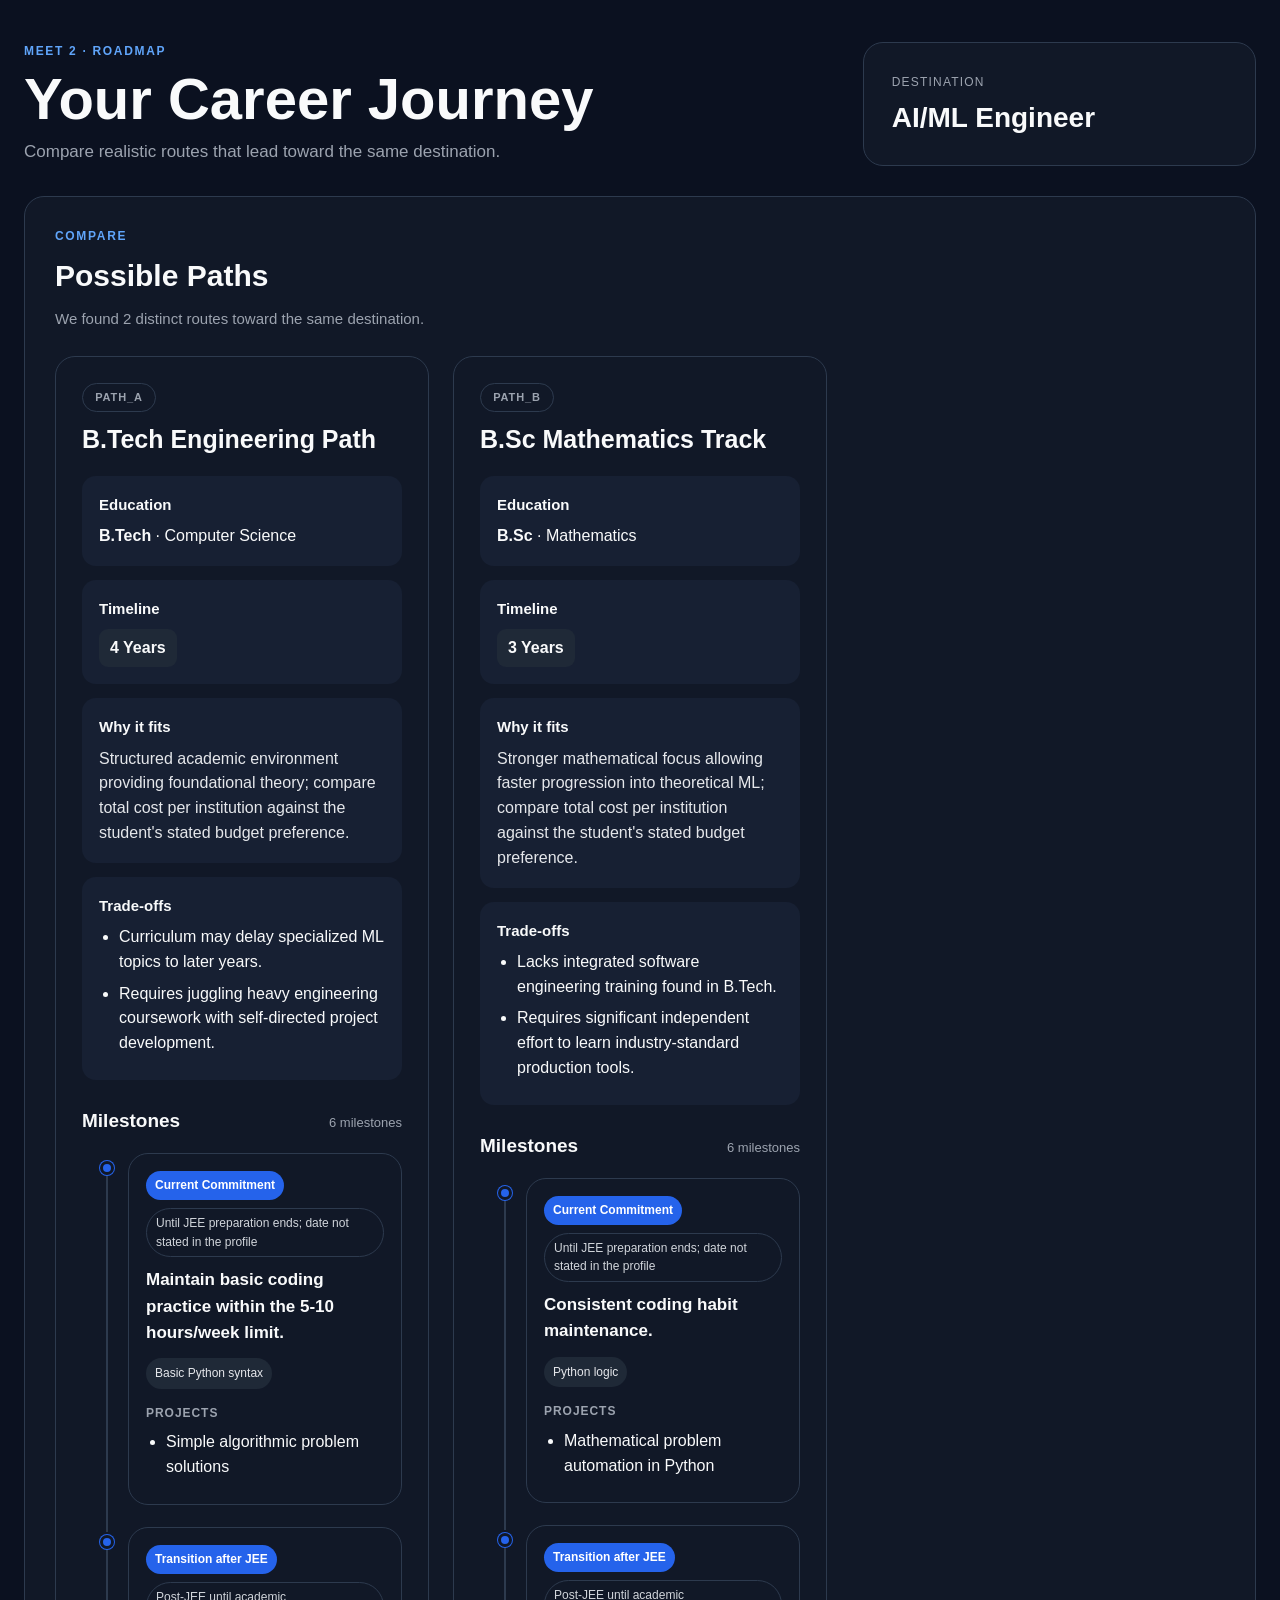
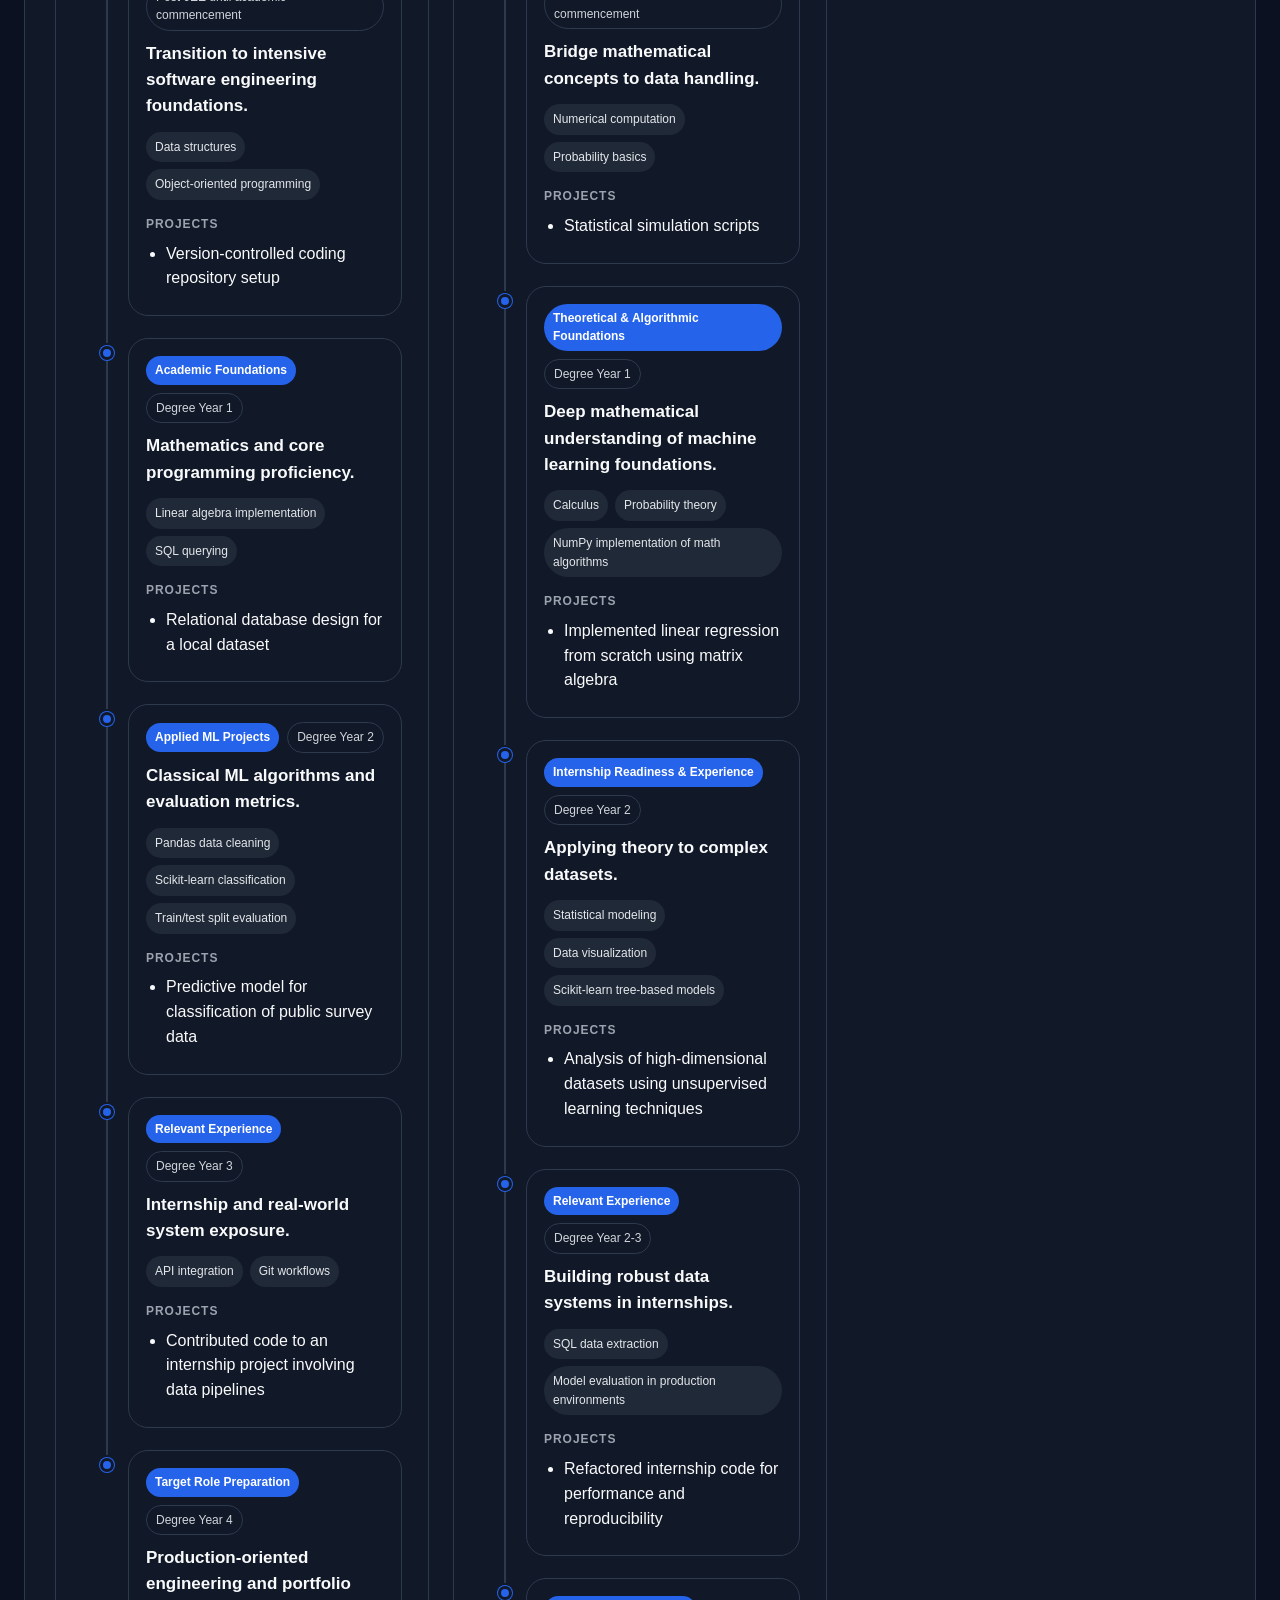
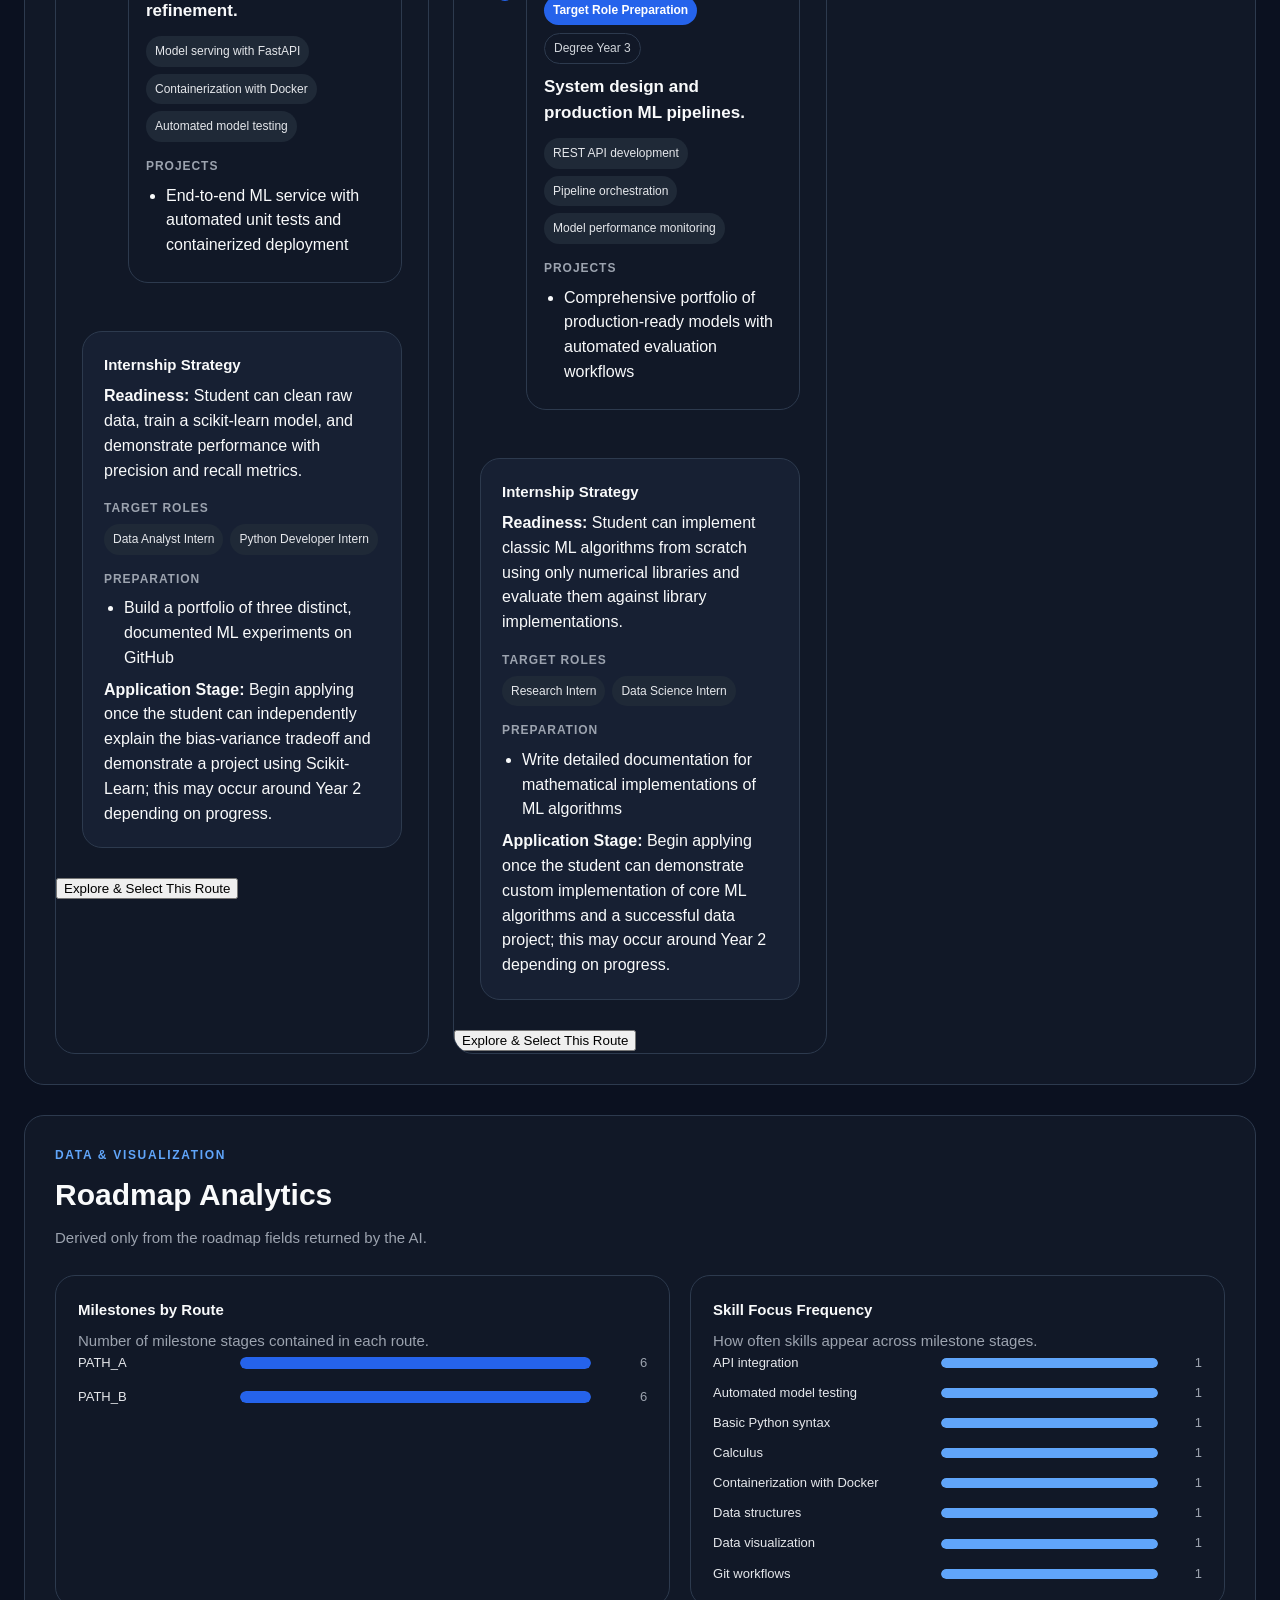
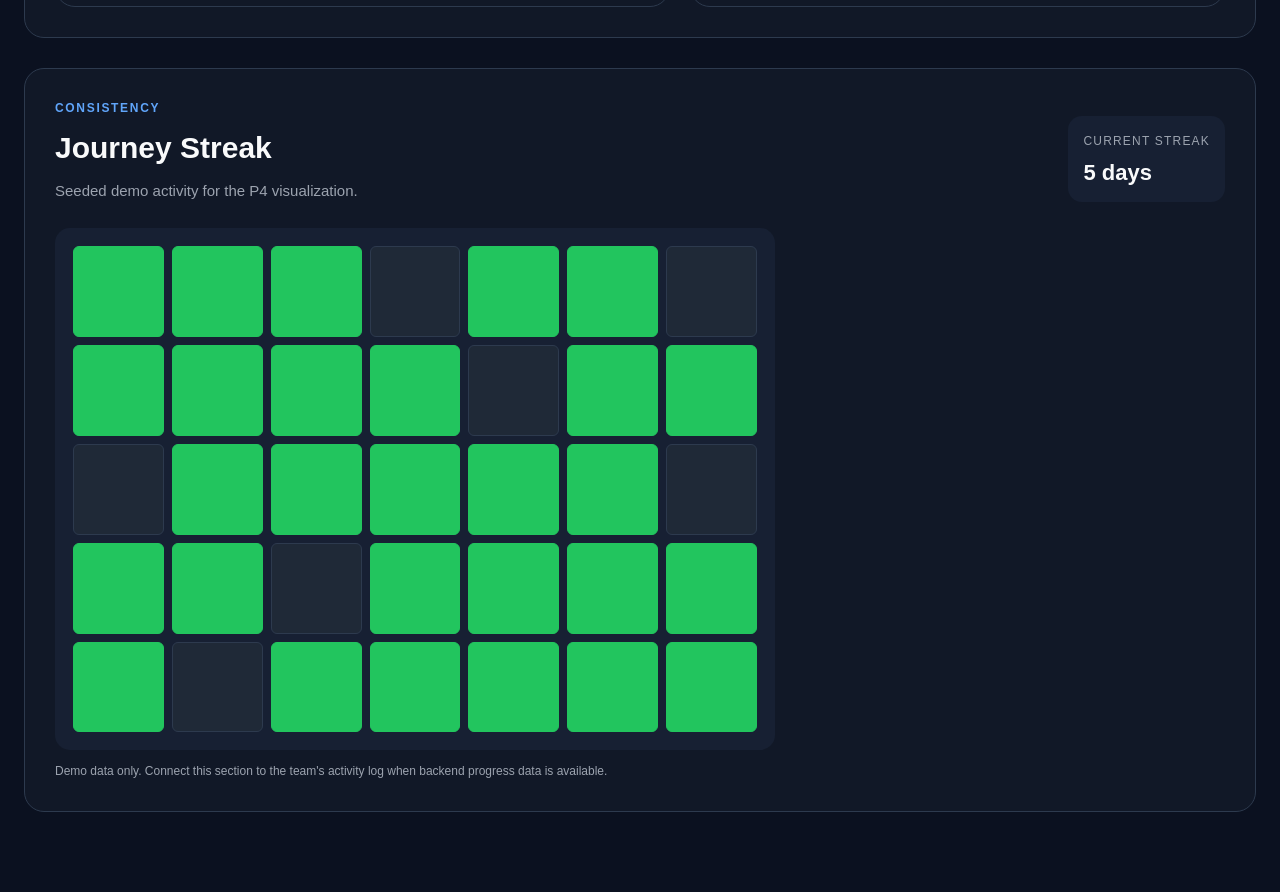
<file: index.html>
<!DOCTYPE html>
<html lang="en">
<head>
    <meta charset="UTF-8">
    <meta name="viewport" content="width=device-width, initial-scale=1.0">
    <title></title>
    <link rel="stylesheet" href="style.css">
</head>
<body>
    <main class="page-shell">
        <header class="hero">
            <div>
                <p class="eyebrow">MEET 2 · ROADMAP</p>
                <h1>Your Career Journey</h1>
                <p class="hero-copy">
                    Compare realistic routes that lead toward the same destination.
                </p>
            </div>

            <div class="destination-card">
                <span class="label">Destination</span>
                <h2 id="destination"></h2>
            </div>
        </header>

        <section class="section-block" aria-labelledby="compare-title">
            <div class="section-heading">
                <div>
                    <p class="eyebrow">COMPARE</p>
                    <h2 id="compare-title">Possible Paths</h2>
                    <p id="routeIntro" class="section-subtitle"></p>
                </div>
            </div>

            <div id="paths" class="paths-grid"></div>
        </section>

        <section class="section-block analytics-section" aria-labelledby="analytics-title">
            <div class="section-heading">
                <div>
                    <p class="eyebrow">DATA &amp; VISUALIZATION</p>
                    <h2 id="analytics-title">Roadmap Analytics</h2>
                    <p class="section-subtitle">
                        Derived only from the roadmap fields returned by the AI.
                    </p>
                </div>
            </div>

            <div id="analytics"></div>
        </section>

        <section class="section-block streak-section" aria-labelledby="streak-title">
            <div class="section-heading">
                <div>
                    <p class="eyebrow">CONSISTENCY</p>
                    <h2 id="streak-title">Journey Streak</h2>
                    <p class="section-subtitle">
                        Seeded demo activity for the P4 visualization.
                    </p>
                </div>
                <div class="streak-stat">
                    <span class="label">Current streak</span>
                    <strong id="streakCount">0 days</strong>
                </div>
            </div>

            <div id="streakGrid" class="streak-grid" aria-label="Recent activity heatmap"></div>
            <p class="demo-note">
                Demo data only. Connect this section to the team's activity log when backend progress data is available.
            </p>
        </section>
    </main>

    <script src="script.js"></script>
</body>
</html>
</file>
<file: style.css>
* {
    box-sizing: border-box;
}

:root {
    --bg: #0b1120;
    --surface: #111827;
    --surface-2: #172033;
    --surface-3: #1f2937;
    --border: #2d3a4e;
    --muted: #9ca3af;
    --text: #f9fafb;
    --accent: #60a5fa;
    --accent-strong: #2563eb;
    --success: #22c55e;
}

body {
    margin: 0;
    background: var(--bg);
    color: var(--text);
    font-family: Arial, Helvetica, sans-serif;
    line-height: 1.55;
}

.page-shell {
    width: min(1500px, calc(100% - 48px));
    margin: 0 auto;
    padding: 42px 0 80px;
}

.hero {
    display: grid;
    grid-template-columns: minmax(0, 1.55fr) minmax(320px, 0.75fr);
    gap: 26px;
    align-items: stretch;
}

.eyebrow {
    margin: 0 0 8px;
    color: var(--accent);
    font-size: 12px;
    font-weight: 700;
    letter-spacing: 0.14em;
}

h1,
h2,
h3,
p {
    margin-top: 0;
}

.hero h1 {
    margin-bottom: 10px;
    font-size: clamp(34px, 5vw, 58px);
    line-height: 1.05;
}

.hero-copy,
.section-subtitle {
    color: var(--muted);
}

.hero-copy {
    max-width: 660px;
    margin-bottom: 0;
    font-size: 17px;
}

.destination-card,
.section-block,
.path-card,
.milestone-content,
.internship-card,
.analytics-card {
    background: var(--surface);
    border: 1px solid var(--border);
    border-radius: 20px;
}

.destination-card {
    padding: 28px;
    display: flex;
    flex-direction: column;
    justify-content: center;
}

.destination-card .label,
.streak-stat .label {
    color: var(--muted);
    font-size: 12px;
    text-transform: uppercase;
    letter-spacing: 0.1em;
}

.destination-card h2 {
    margin: 10px 0 0;
    font-size: 28px;
    line-height: 1.2;
}

.section-block {
    margin-top: 30px;
    padding: 30px;
}

.section-heading {
    display: flex;
    justify-content: space-between;
    gap: 20px;
    align-items: flex-end;
    margin-bottom: 26px;
}

.section-heading h2 {
    margin-bottom: 7px;
    font-size: 30px;
}

.section-subtitle {
    margin-bottom: 0;
    font-size: 15px;
}

.paths-grid {
    display: grid;
    grid-template-columns: repeat(3, minmax(0, 1fr));
    gap: 24px;
    align-items: stretch;
}

.path-card {
    min-width: 0;
    overflow: hidden;
    display: flex;
    flex-direction: column;
}

.path-main {
    padding: 26px;
}

.path-index {
    display: inline-flex;
    align-items: center;
    justify-content: center;
    min-width: 74px;
    padding: 5px 10px;
    border: 1px solid var(--border);
    border-radius: 999px;
    color: var(--muted);
    font-size: 11px;
    font-weight: 700;
    letter-spacing: 0.08em;
}

.path-title {
    margin: 12px 0 0;
    font-size: 25px;
    line-height: 1.2;
}

.info-grid {
    display: grid;
    gap: 14px;
    margin-top: 22px;
}

.info-card {
    padding: 17px;
    background: var(--surface-2);
    border-radius: 14px;
}

.info-card h3,
.milestone-content h3,
.internship-card h3,
.analytics-card h3 {
    margin-bottom: 8px;
    font-size: 15px;
}

.info-card p {
    margin-bottom: 0;
}

.education-line {
    font-size: 16px;
}

.education-line strong {
    color: var(--text);
}

.timeline-value {
    display: inline-block;
    padding: 7px 11px;
    background: var(--surface-3);
    border-radius: 9px;
    color: var(--text);
    font-weight: 600;
}

.fit-text {
    color: #e5e7eb;
}

.tradeoff-card ul,
.internship-card ul,
.milestone-content ul {
    margin: 8px 0 0;
    padding-left: 20px;
}

.tradeoff-card li,
.internship-card li,
.milestone-content li {
    margin-bottom: 7px;
}

.journey-block {
    padding: 0 26px 4px;
}

.journey-header {
    display: flex;
    justify-content: space-between;
    gap: 10px;
    align-items: baseline;
    margin-bottom: 18px;
}

.journey-header h3 {
    margin: 0;
    font-size: 19px;
}

.milestone-count {
    color: var(--muted);
    font-size: 13px;
}

.milestones {
    position: relative;
    padding-left: 18px;
}

.milestone {
    position: relative;
    padding: 0 0 22px 28px;
}

.milestone:not(:last-child)::before {
    content: "";
    position: absolute;
    left: 6px;
    top: 13px;
    bottom: -5px;
    width: 2px;
    background: var(--border);
}

.milestone-dot {
    position: absolute;
    left: 0;
    top: 8px;
    width: 14px;
    height: 14px;
    border: 3px solid var(--surface);
    border-radius: 50%;
    background: var(--accent-strong);
    box-shadow: 0 0 0 1px var(--accent-strong);
}

.milestone-content {
    padding: 17px;
}

.milestone-meta {
    display: flex;
    flex-wrap: wrap;
    align-items: center;
    gap: 8px;
    margin-bottom: 10px;
}

.phase-chip,
.timeframe-chip,
.skill-chip,
.role-chip {
    display: inline-flex;
    align-items: center;
    width: fit-content;
    border-radius: 999px;
    font-size: 12px;
}

.phase-chip {
    padding: 5px 9px;
    background: var(--accent-strong);
    color: white;
    font-weight: 700;
}

.timeframe-chip {
    padding: 5px 9px;
    border: 1px solid var(--border);
    color: #d1d5db;
}

.milestone-content h3 {
    margin-bottom: 12px;
    font-size: 17px;
}

.skill-list,
.role-list {
    display: flex;
    flex-wrap: wrap;
    gap: 7px;
}

.skill-list {
    margin-bottom: 13px;
}

.skill-chip,
.role-chip {
    padding: 6px 9px;
    background: var(--surface-3);
    color: #e5e7eb;
}

.projects-title,
.roles-title,
.prep-title {
    margin: 15px 0 6px;
    color: var(--muted);
    font-size: 12px;
    font-weight: 700;
    text-transform: uppercase;
    letter-spacing: 0.08em;
}

.internship-wrap {
    padding: 22px 26px 28px;
}

.internship-card {
    padding: 21px;
    background: var(--surface-2);
}

.internship-card p:last-child,
.internship-card ul:last-child {
    margin-bottom: 0;
}

.paths-grid > .path-card:last-child {
    grid-column: auto;
}

.analytics-grid {
    display: grid;
    grid-template-columns: 1.15fr 1fr;
    gap: 20px;
}

.analytics-card {
    padding: 22px;
}

.analytics-bars {
    display: grid;
    gap: 14px;
}

.metric-row {
    display: grid;
    grid-template-columns: minmax(95px, 150px) 1fr 44px;
    gap: 12px;
    align-items: center;
}

.metric-name {
    color: #e5e7eb;
    font-size: 13px;
}

.metric-track {
    height: 12px;
    overflow: hidden;
    background: var(--surface-3);
    border-radius: 999px;
}

.metric-fill {
    height: 100%;
    border-radius: inherit;
    background: var(--accent-strong);
}

.metric-value {
    text-align: right;
    color: var(--muted);
    font-size: 13px;
    font-variant-numeric: tabular-nums;
}

.skill-frequency {
    display: grid;
    gap: 10px;
}

.skill-frequency-row {
    display: grid;
    grid-template-columns: minmax(110px, 1fr) 1fr 34px;
    gap: 10px;
    align-items: center;
}

.skill-frequency-track {
    height: 10px;
    overflow: hidden;
    background: var(--surface-3);
    border-radius: 999px;
}

.skill-frequency-fill {
    height: 100%;
    background: var(--accent);
    border-radius: inherit;
}

.streak-stat {
    min-width: 150px;
    padding: 12px 15px;
    background: var(--surface-2);
    border-radius: 14px;
}

.streak-stat strong {
    display: block;
    margin-top: 3px;
    font-size: 22px;
}

.streak-grid {
    display: grid;
    grid-template-columns: repeat(7, minmax(20px, 1fr));
    gap: 8px;
    max-width: 720px;
    padding: 18px;
    background: var(--surface-2);
    border-radius: 15px;
}

.streak-day {
    aspect-ratio: 1;
    min-height: 28px;
    border: 1px solid var(--border);
    border-radius: 6px;
    background: var(--surface-3);
}

.streak-day.active {
    background: var(--success);
    border-color: var(--success);
}

.demo-note {
    max-width: 720px;
    margin: 12px 0 0;
    color: var(--muted);
    font-size: 12px;
}

.empty-state {
    color: var(--muted);
    font-style: italic;
}

@media (max-width: 1100px) {
    .paths-grid {
        grid-template-columns: repeat(2, minmax(0, 1fr));
    }

    .analytics-grid {
        grid-template-columns: 1fr;
    }
}

@media (max-width: 760px) {
    .page-shell {
        width: min(100% - 28px, 700px);
        padding-top: 24px;
    }

    .hero {
        grid-template-columns: 1fr;
    }

    .section-block {
        padding: 22px;
        border-radius: 16px;
    }

    .paths-grid {
        grid-template-columns: 1fr;
    }

    .section-heading {
        align-items: flex-start;
        flex-direction: column;
    }

    .metric-row,
    .skill-frequency-row {
        grid-template-columns: minmax(90px, 1fr) 1.2fr 35px;
    }
}
</file>
